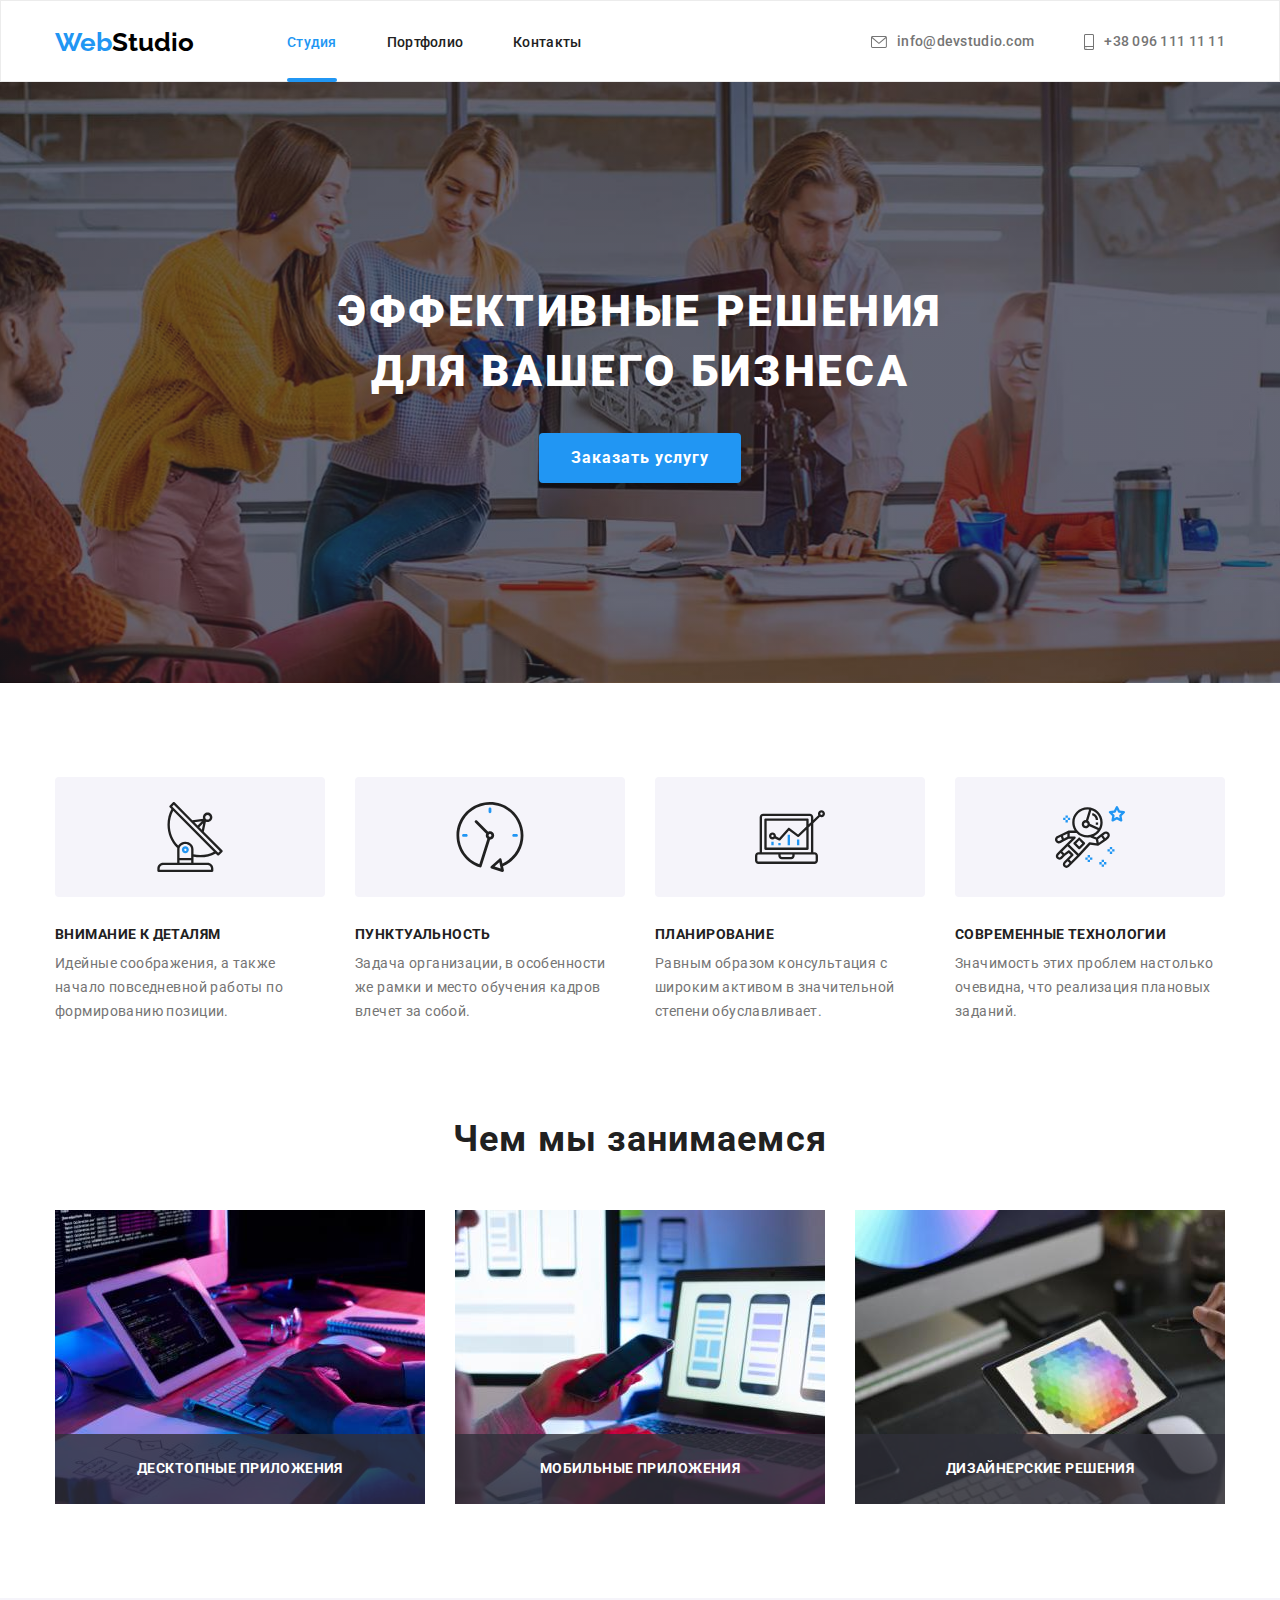
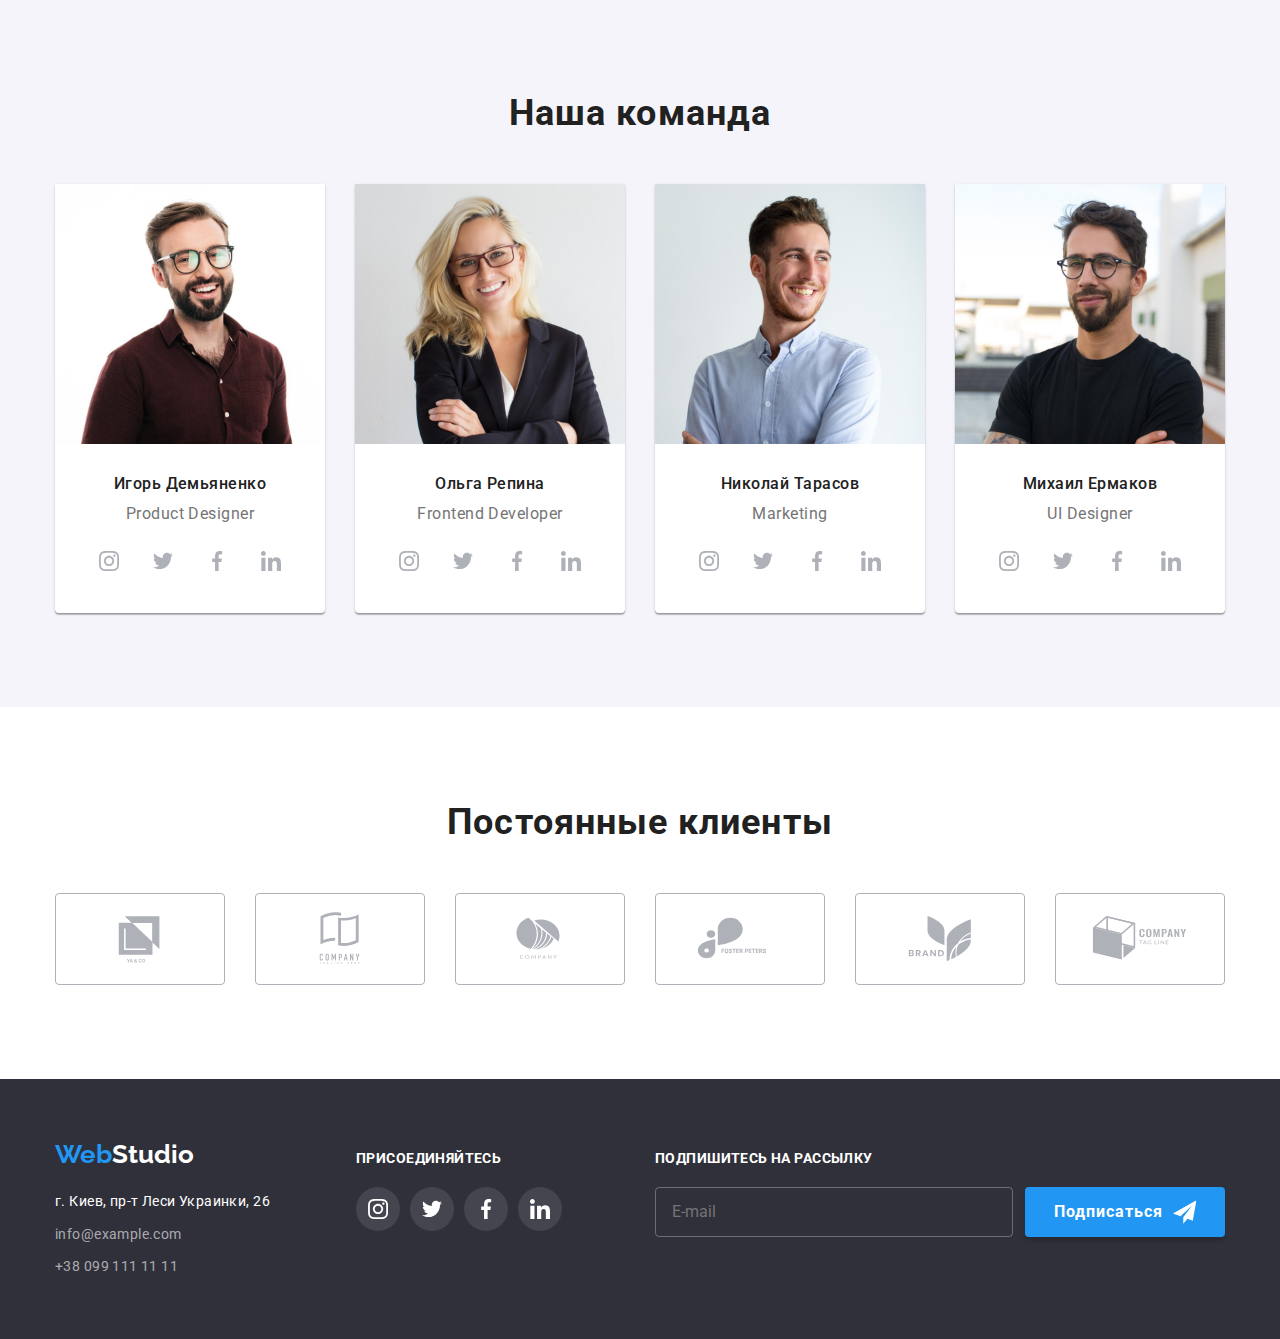
<file: index.html>
<!DOCTYPE html>
<html lang="ru">

<head>
    <meta charset="UTF-8" />
    <meta http-equiv="X-UA-Compatible" content="IE=edge" />
    <meta name="viewport" content="width=device-width, initial-scale=1.0" />

    <link rel="preconnect" href="https://fonts.googleapis.com" />
    <link rel="preconnect" href="https://fonts.gstatic.com" crossorigin />
    <link
        href="https://fonts.googleapis.com/css2?family=Raleway:wght@700&family=Roboto:wght@400;500;700;900&display=swap"
        rel="stylesheet" />
    <link rel="stylesheet"
        href="https://cdnjs.cloudflare.com/ajax/libs/modern-normalize/1.1.0/modern-normalize.min.css" />

    <link rel="stylesheet" href="./css/main.min.css">
    <!-- <link rel="stylesheet" href="./css/styles.css" /> -->
    <title>Web Studio</title>
</head>

<body>
    <header class="header">
        <div class="container header__container">
            <nav class="nav">
                <a class="logo nav__logo" href="./index.html"><span>Web</span>Studio</a>
                <ul class="nav__list">
                    <li class="nav__item">
                        <a class="nav__link nav__link--current" href="./index.html">Студия</a>
                    </li>

                    <li class="nav__item">
                        <a class="nav__link" href="./portfolio.html">Портфолио</a>
                    </li>

                    <li class="nav__item">
                        <a class="nav__link" href="#">Контакты</a>
                    </li>
                </ul>
            </nav>
            <ul class="contacts">
                <li class="contacts__item">
                    <a class="contacts__link" href="mailto:info@devstudio.com">
                        <svg class="contacts__icon" width="16" height="12">
                            <use href="./images/sprite.svg#icon-contact-envelope"></use>
                        </svg>
                        info@devstudio.com
                    </a>
                </li>

                <li class="contacts__item">
                    <a class="contacts__link" href="tel:+380961111111">
                        <svg class="contacts__icon" width="10" height="16">
                            <use href="./images/sprite.svg#icon-contact-smartphone"></use>
                        </svg>
                        +38 096 111 11 11
                    </a>
                </li>
            </ul>
        </div>
    </header>

    <main>
        <section class="hero hero--centered">
            <div class="container">
                <h1 class="hero__title">Эффективные решения для вашего бизнеса</h1>
                <button type="button" class="hero__button" data-modal-open>Заказать услугу</button>
            </div>
        </section>

        <section class="section">
            <div class="container">
                <h2 class="section__title visually-hidden">Наши преимущества</h2>
                <ul class="features">
                    <li class="features__item">
                        <div class="features__block">
                            <svg width="70" height="70">
                                <use href="./images/sprite.svg#icon-feature-antenna">
                                </use>
                            </svg>
                        </div>
                        <h3 class="features__title">Внимание к деталям</h3>
                        <p class="features__text">
                            Идейные соображения, а также начало повседневной работы по
                            формированию позиции.
                        </p>
                    </li>

                    <li class="features__item">
                        <div class="features__block">
                            <svg width="70" height="70">
                                <use href="./images/sprite.svg#icon-feature-clock">
                                </use>
                            </svg>
                        </div>
                        <h3 class="features__title">Пунктуальность</h3>
                        <p class="features__text">
                            Задача организации, в особенности же рамки и место обучения
                            кадров влечет за собой.
                        </p>
                    </li>

                    <li class="features__item">
                        <div class="features__block">
                            <svg width="70" height="70">
                                <use href="./images/sprite.svg#icon-feature-diagram">
                                </use>
                            </svg>
                        </div>
                        <h3 class="features__title">Планирование</h3>
                        <p class="features__text">
                            Равным образом консультация с широким активом в значительной
                            степени обуславливает.
                        </p>
                    </li>

                    <li class="features__item">
                        <div class="features__block">
                            <svg width="70" height="70">
                                <use href="./images/sprite.svg#icon-feature-astronaut">
                                </use>
                            </svg>
                        </div>
                        <h3 class="features__title">Современные технологии</h3>
                        <p class="features__text">
                            Значимость этих проблем настолько очевидна, что реализация
                            плановых заданий.
                        </p>
                    </li>
                </ul>
            </div>
        </section>

        <section class="section section--nopadding-top">
            <div class="container">
                <h2 class="section__title">Чем мы занимаемся</h2>
                <ul class="works">
                    <li class="works__item">
                        <div class="works__thumb">
                            <img src="./images/box-1.jpg" alt="Компьютер" width="370" height="294" />
                            <p class="works__text">Десктопные приложения</p>
                        </div>
                    </li>

                    <li class="works__item">
                        <div class="works__thumb">
                            <img src="./images/box-2.jpg" alt="Телефон" width="370" height="294" />
                            <p class="works__text">Мобильные приложения</p>
                        </div>
                    </li>

                    <li class="works__item">
                        <div class="works__thumb">
                            <img src="./images/box-3.jpg" alt="Планшет" width="370" height="294" />
                            <p class="works__text">Дизайнерские решения</p>
                        </div>
                    </li>
                </ul>
            </div>
        </section>

        <section class="section team__section">
            <div class="container">
                <h2 class="section__title">Наша команда</h2>
                <ul class="team">
                    <li class="teammate">
                        <img src="./images/img-1.jpg" alt="Член команды, мужчина в очках и бордовой футболке"
                            width="270" height="260" />
                        <div class="teammate__card">
                            <h3 class="teammate__title">Игорь Демьяненко</h3>
                            <p class="teammate__text">Product Designer</p>
                            <ul class="social">
                                <li class="social__item">
                                    <a class="social__link" href="https://www.instagram.com" target="_blank"
                                        rel="noopener noreferrer">
                                        <svg class="social__icon" width="20" height="20">
                                            <use href="./images/sprite.svg#icon-instagram"></use>
                                        </svg>
                                    </a>
                                </li>

                                <li class="social__item">
                                    <a class="social__link" href="https://twitter.com" target="_blank"
                                        rel="noopener noreferrer">
                                        <svg class="social__icon" width="20" height="20">
                                            <use href="./images/sprite.svg#icon-twitter"></use>
                                        </svg>
                                    </a>
                                </li>

                                <li class="social__item">
                                    <a class="social__link" href="https://facebook.com" target="_blank"
                                        rel="noopener noreferrer">
                                        <svg class="social__icon" width="20" height="20">
                                            <use href="./images/sprite.svg#icon-facebook"></use>
                                        </svg>
                                    </a>
                                </li>

                                <li class="social__item">
                                    <a class="social__link" href="https://linkedin.com" target="_blank"
                                        rel="noopener noreferrer">
                                        <svg class="social__icon" width="20" height="20">
                                            <use href="./images/sprite.svg#icon-linkedin"></use>
                                        </svg>
                                    </a>
                                </li>
                            </ul>
                        </div>
                    </li>

                    <li class="teammate">
                        <img src="./images/img-2.jpg" alt="Член команды, девушка в очках и деловом костюме" width="270"
                            height="260" />
                        <div class="teammate__card">
                            <h3 class="teammate__title">Ольга Репина</h3>
                            <p class="teammate__text">Frontend Developer</p>
                            <ul class="social">
                                <li class="social__item">
                                    <a class="social__link" href="https://www.instagram.com" target="_blank"
                                        rel="noopener noreferrer">
                                        <svg class="social__icon" width="20" height="20">
                                            <use href="./images/sprite.svg#icon-instagram"></use>
                                        </svg>
                                    </a>
                                </li>

                                <li class="social__item">
                                    <a class="social__link" href="https://twitter.com" target="_blank"
                                        rel="noopener noreferrer">
                                        <svg class="social__icon" width="20" height="20">
                                            <use href="./images/sprite.svg#icon-twitter"></use>
                                        </svg>
                                    </a>
                                </li>

                                <li class="social__item">
                                    <a class="social__link" href="https://facebook.com" target="_blank"
                                        rel="noopener noreferrer">
                                        <svg class="social__icon" width="20" height="20">
                                            <use href="./images/sprite.svg#icon-facebook"></use>
                                        </svg>
                                    </a>
                                </li>

                                <li class="social__item">
                                    <a class="social__link" href="https://linkedin.com" target="_blank"
                                        rel="noopener noreferrer">
                                        <svg class="social__icon" width="20" height="20">
                                            <use href="./images/sprite.svg#icon-linkedin"></use>
                                        </svg>
                                    </a>
                                </li>
                            </ul>
                        </div>
                    </li>

                    <li class="teammate">
                        <img src="./images/img-3.jpg" alt="Член команды, мужчина в голубой футболке" width="270"
                            height="260" />
                        <div class="teammate__card">
                            <h3 class="teammate__title">Николай Тарасов</h3>
                            <p class="teammate__text">Marketing</p>
                            <ul class="social">
                                <li class="social__item">
                                    <a class="social__link" href="https://www.instagram.com" target="_blank"
                                        rel="noopener noreferrer">
                                        <svg class="social__icon" width="20" height="20">
                                            <use href="./images/sprite.svg#icon-instagram"></use>
                                        </svg>
                                    </a>
                                </li>

                                <li class="social__item">
                                    <a class="social__link" href="https://twitter.com" target="_blank"
                                        rel="noopener noreferrer">
                                        <svg class="social__icon" width="20" height="20">
                                            <use href="./images/sprite.svg#icon-twitter"></use>
                                        </svg>
                                    </a>
                                </li>

                                <li class="social__item">
                                    <a class="social__link" href="https://facebook.com" target="_blank"
                                        rel="noopener noreferrer">
                                        <svg class="social__icon" width="20" height="20">
                                            <use href="./images/sprite.svg#icon-facebook"></use>
                                        </svg>
                                    </a>
                                </li>

                                <li class="social__item">
                                    <a class="social__link" href="https://linkedin.com" target="_blank"
                                        rel="noopener noreferrer">
                                        <svg class="social__icon" width="20" height="20">
                                            <use href="./images/sprite.svg#icon-linkedin"></use>
                                        </svg>
                                    </a>
                                </li>
                            </ul>
                        </div>
                    </li>

                    <li class="teammate">
                        <img src="./images/img-4.jpg" alt="Член команды, мужчина в очках и черной футболке" width="270"
                            height="260" />
                        <div class="teammate__card">
                            <h3 class="teammate__title">Михаил Ермаков</h3>
                            <p class="teammate__text">UI Designer</p>
                            <ul class="social">
                                <li class="social__item">
                                    <a class="social__link" href="https://www.instagram.com" target="_blank"
                                        rel="noopener noreferrer">
                                        <svg class="social__icon" width="20" height="20">
                                            <use href="./images/sprite.svg#icon-instagram"></use>
                                        </svg>
                                    </a>
                                </li>

                                <li class="social__item">
                                    <a class="social__link" href="https://twitter.com" target="_blank"
                                        rel="noopener noreferrer">
                                        <svg class="social__icon" width="20" height="20">
                                            <use href="./images/sprite.svg#icon-twitter"></use>
                                        </svg>
                                    </a>
                                </li>

                                <li class="social__item">
                                    <a class="social__link" href="https://facebook.com" target="_blank"
                                        rel="noopener noreferrer">
                                        <svg class="social__icon" width="20" height="20">
                                            <use href="./images/sprite.svg#icon-facebook"></use>
                                        </svg>
                                    </a>
                                </li>

                                <li class="social__item">
                                    <a class="social__link" href="https://linkedin.com" target="_blank"
                                        rel="noopener noreferrer">
                                        <svg class="social__icon" width="20" height="20">
                                            <use href="./images/sprite.svg#icon-linkedin"></use>
                                        </svg>
                                    </a>
                                </li>
                            </ul>
                        </div>
                    </li>
                </ul>
            </div>
        </section>

        <section class="section">
            <div class="container">
                <h2 class="section__title">Постоянные клиенты</h2>
                <ul class="clients">
                    <li class="clients__item">
                        <a class="clients__link" href="#">
                            <svg class="clients__icon" width="106" height="60">
                                <use href="./images/sprite.svg#icon-client-1"></use>
                            </svg>
                        </a>
                    </li>

                    <li class="clients__item">
                        <a class="clients__link" href="#">
                            <svg class="clients__icon" width="106" height="60">
                                <use href="./images/sprite.svg#icon-client-2"></use>
                            </svg>
                        </a>
                    </li>

                    <li class="clients__item">
                        <a class="clients__link" href="#">
                            <svg class="clients__icon" width="106" height="60">
                                <use href="./images/sprite.svg#icon-client-3"></use>
                            </svg>
                        </a>
                    </li>

                    <li class="clients__item">
                        <a class="clients__link" href="#">
                            <svg class="clients__icon" width="106" height="60">
                                <use href="./images/sprite.svg#icon-client-4"></use>
                            </svg>
                        </a>
                    </li>

                    <li class="clients__item">
                        <a class="clients__link" href="#">
                            <svg class="clients__icon" width="106" height="60">
                                <use href="./images/sprite.svg#icon-client-5"></use>
                            </svg>
                        </a>
                    </li>

                    <li class="clients__item">
                        <a class="clients__link" href="#">
                            <svg class="clients__icon" width="106" height="60">
                                <use href="./images/sprite.svg#icon-client-6"></use>
                            </svg>
                        </a>
                    </li>
                </ul>
            </div>
        </section>
    </main>

    <footer class="footer">
        <div class="container footer__container">
            <div class="address-wrap">
                <a href="./index.html" class="logo footer__logo"><span class="logo__span">Web</span>Studio</a>
                <address class="address">
                    <ul class="address__list">
                        <li class="address__item">
                            <a class="address__location" href="https://goo.gl/maps/c1EK1qKSaTVivwzG6">г. Киев, пр-т
                                Леси
                                Украинки, 26</a>
                        </li>

                        <li class="address__item">
                            <a class="address__link" href="mailto:info@example.com ">info@example.com
                            </a>
                        </li>

                        <li class="address__item">
                            <a class="address__link" href="tel:+380991111111">+38 099 111 11 11</a>
                        </li>
                    </ul>
                </address>
            </div>

            <div class="footer-social">
                <p class="footer-social__text">присоединяйтесь</p>
                <ul class="footer-social__list">
                    <li class="footer-social__item">
                        <a class="footer-social__link" href="https://www.instagram.com" target="_blank"
                            rel="noopener noreferrer">
                            <svg class="footer-social__icon" width="20" height="20">
                                <use href="./images/sprite.svg#icon-instagram"></use>
                            </svg>
                        </a>
                    </li>

                    <li class="footer-social__item">
                        <a class="footer-social__link" href="https://twitter.com" target="_blank"
                            rel="noopener noreferrer">
                            <svg class="footer-social__icon" width="20" height="20">
                                <use href="./images/sprite.svg#icon-twitter"></use>
                            </svg>
                        </a>
                    </li>

                    <li class="footer-social__item">
                        <a class="footer-social__link" href="https://facebook.com" target="_blank"
                            rel="noopener noreferrer">
                            <svg class="footer-social__icon" width="20" height="20">
                                <use href="./images/sprite.svg#icon-facebook"></use>
                            </svg>
                        </a>
                    </li>

                    <li class="footer-social__item">
                        <a class="footer-social__link" href="https://linkedin.com" target="_blank"
                            rel="noopener noreferrer">
                            <svg class="footer-social__icon" width="20" height="20">
                                <use href="./images/sprite.svg#icon-linkedin"></use>
                            </svg>
                        </a>
                    </li>
                </ul>
            </div>

            <form class="subscribe-form" action="">
                <p class="subscribe-form__text">Подпишитесь на рассылку</p>
                <div class="subscribe-form__field">
                    <label for="mail"></label>
                    <input class="subscribe-form__input" placeholder="E-mail" type="email" name="mail" id="mail">
                    <button class="subscribe-form__button" type="submit">Подписаться
                        <svg class="subscribe-form__icon" width="24" height="24">
                            <use href="./images/sprite.svg#icon-send"></use>
                        </svg>
                    </button>
                </div>
            </form>
        </div>
    </footer>

    <div class="backdrop is-hidden" data-modal>
        <div class="modal">
            <button class="modal__close-button" type="button" data-modal-close>
                <svg class="modal__icon-close" width="18" height="18">
                    <use href="./images/sprite.svg#icon-close"></use>
                </svg>
            </button>

            <form class="modal__form">
                <p class="modal__text">Оставьте свои данные, мы вам перезвоним</p>
                <label class="modal__label" for="name">Имя
                    <span class="modal__wrap">
                        <input class="modal__input" type="name" name="name" id="name" minlength="3">
                        <svg class="modal__icon-input" width="18" height="18">
                            <use href="./images/sprite.svg#icon-modal-person"></use>
                        </svg>
                    </span>
                </label>

                <label class="modal__label" for="tel">Телефон
                    <span class="modal__wrap">
                        <input class="modal__input" type="tel" name="tel" id="tel">
                        <svg class="modal__icon-input" width="18" height="18">
                            <use href="./images/sprite.svg#icon-modal-phone"></use>
                        </svg>
                    </span>
                </label>

                <label class="modal__label" for="email">Почта
                    <span class="modal__wrap">
                        <input class="modal__input" type="email" name="email" id="email">
                        <svg class="modal__icon-input" width="18" height="18">
                            <use href="./images/sprite.svg#icon-modal-email"></use>
                        </svg>
                    </span>
                </label>

                <label class="modal__label modal__comment-label">Комментарий
                    <textarea class="modal__comment" name="comment" placeholder="Введите текст"></textarea>
                </label>


                <input class="modal__policy-checkbox visually-hidden" type="checkbox" name="policy" id="policy">
                <label class="modal__policy-agreement" for="policy">Соглашаюсь с рассылкой и принимаю&nbsp;<a
                        class="modal__policy-link" href="#">Условия договора</a>
                </label>

                <button class="modal__button" type="submit">Отправить</button>
            </form>
        </div>
    </div>

    <script src="./js/modal.js"></script>
</body>

</html>
</file>
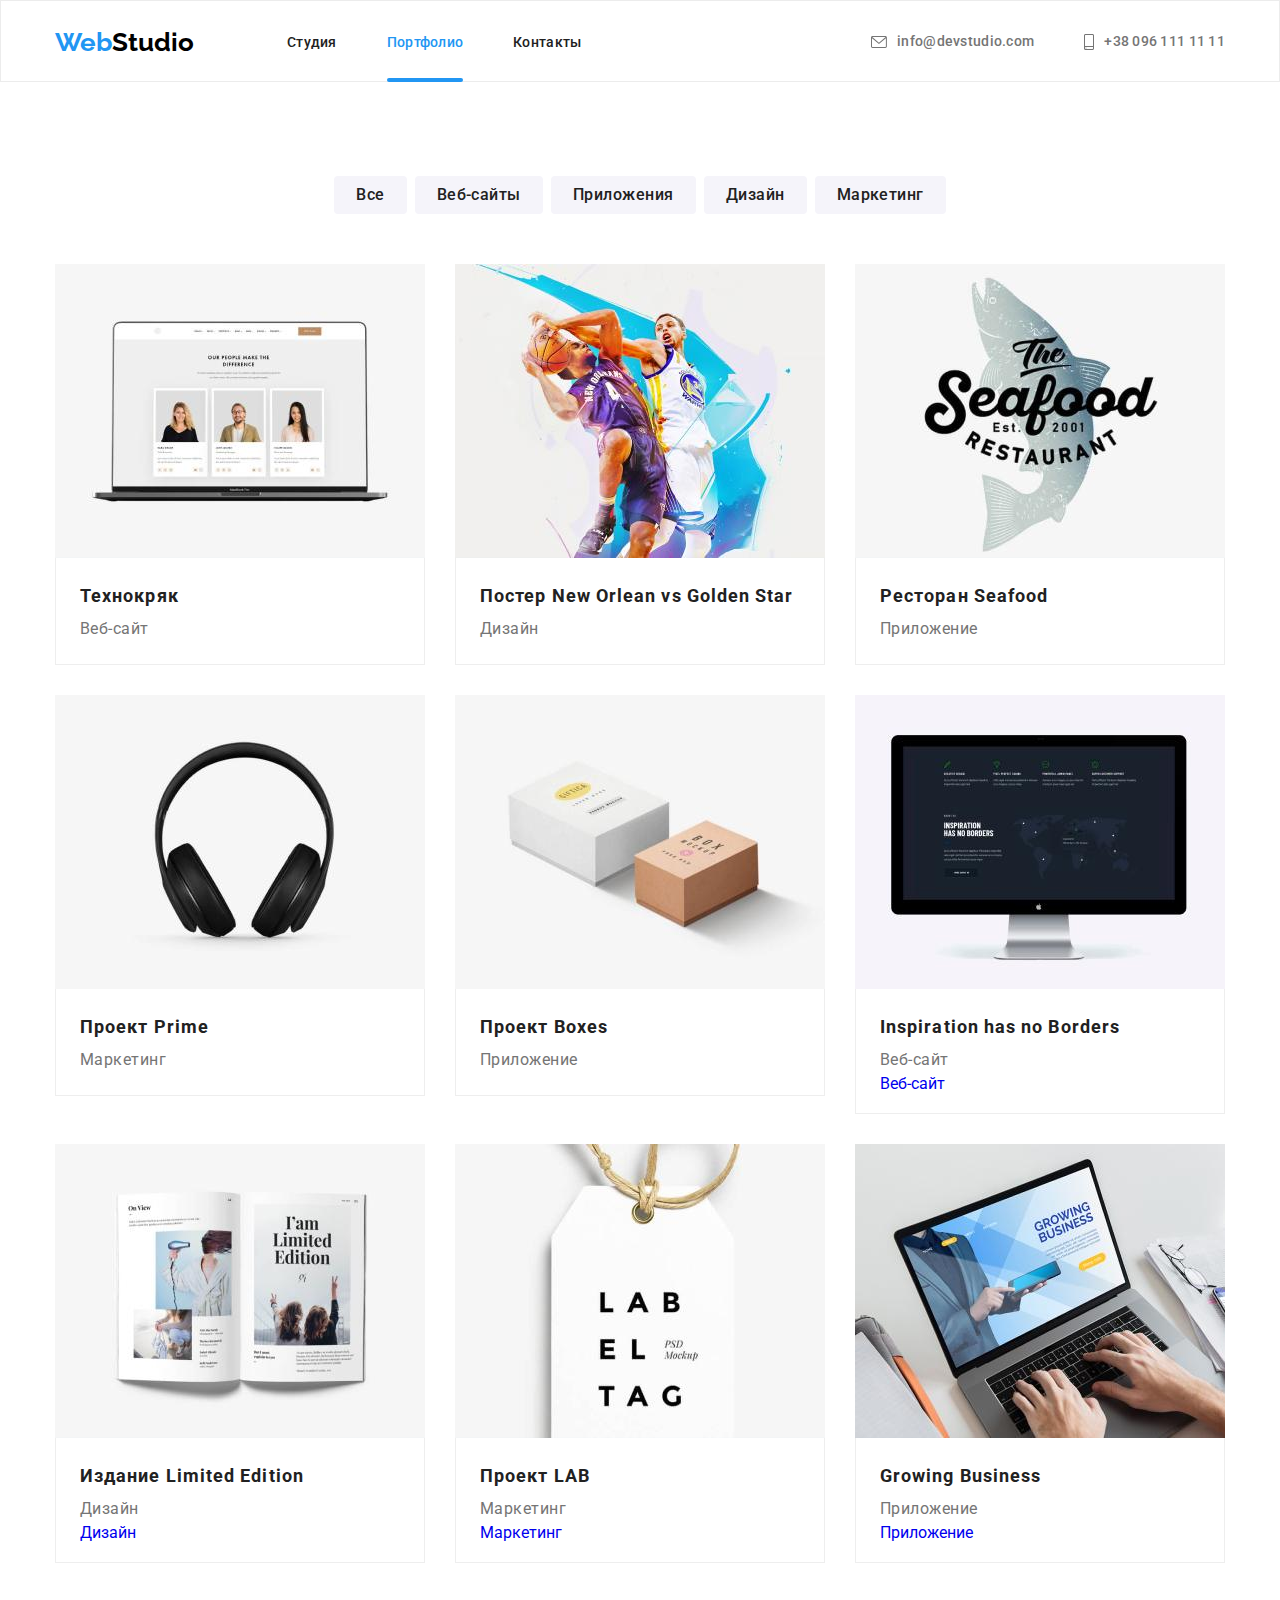
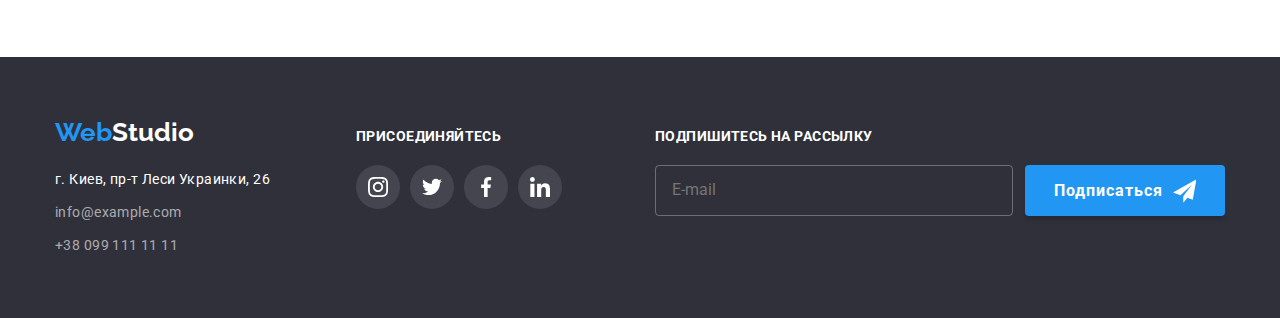
<file: portfolio.html>
<!DOCTYPE html>
<html lang="ru">

<head>
    <meta charset="UTF-8">
    <meta http-equiv="X-UA-Compatible" content="IE=edge">
    <meta name="viewport" content="width=device-width, initial-scale=1.0">

    <link rel="preconnect" href="https://fonts.googleapis.com">
    <link rel="preconnect" href="https://fonts.gstatic.com" crossorigin>
    <link
        href="https://fonts.googleapis.com/css2?family=Raleway:wght@700&family=Roboto:wght@400;500;700;900&display=swap"
        rel="stylesheet">
    <link rel="stylesheet"
        href="https://cdnjs.cloudflare.com/ajax/libs/modern-normalize/1.1.0/modern-normalize.min.css">
    <link rel="stylesheet" href="./css/main.min.css">

    <title>Портфолио</title>
</head>

<body>

    <header class="header">
        <div class="container header__container">
            <nav class="nav">
                <a class="logo nav__logo" href="./index.html"><span>Web</span>Studio</a>
                <ul class="nav__list">
                    <li class="nav__item">
                        <a class="nav__link" href="./index.html">Студия</a>
                    </li>

                    <li class="nav__item">
                        <a class="nav__link nav__link--current" href="./portfolio.html">Портфолио</a>
                    </li>

                    <li class="nav__item">
                        <a class="nav__link" href="#">Контакты</a>
                    </li>
                </ul>
            </nav>
            <ul class="contacts">
                <li class="contacts__item">
                    <a class="contacts__link" href="mailto:info@devstudio.com">
                        <svg class="contacts__icon" width="16" height="12">
                            <use href="./images/sprite.svg#icon-contact-envelope"></use>
                        </svg>
                        info@devstudio.com
                    </a>
                </li>

                <li class="contacts__item">
                    <a class="contacts__link" href="tel:+380961111111">
                        <svg class="contacts__icon" width="10" height="16">
                            <use href="./images/sprite.svg#icon-contact-smartphone"></use>
                        </svg>
                        +38 096 111 11 11
                    </a>
                </li>
            </ul>
        </div>
    </header>

    <main>
        <section class="section">
            <div class="container">
                <h1 class="visually-hidden">Портфолио</h1>
                <ul class="filter">
                    <li class="filter__item">
                        <button class="filter__button" type="button">Все</button>
                    </li>

                    <li class="filter__item">
                        <button class="filter__button" type="button">Веб-сайты</button>
                    </li>

                    <li class="filter__item">
                        <button class="filter__button" type="button">Приложения</button>
                    </li>

                    <li class="filter__item">
                        <button class="filter__button" type="button">Дизайн</button>
                    </li>

                    <li class="filter__item">
                        <button class="filter__button" type="button">Маркетинг</button>
                    </li>
                </ul>

                <ul class="portfolio">
                    <li class="portfolio__item">
                        <a class="portfolio__link" href="#">
                            <div class="portfolio__thumb">
                                <img src="./images/portfolio-01.jpg" alt="Страница сайта на экране ноутбука"
                                    width="370">
                                <p class="portfolio__overlay">Технокряк это современная площадка распространения
                                    коронавируса. Компании
                                    используют эту платформу для цифрового шпионажа и атак на защищённые сервера
                                    конкурентов.</p>
                            </div>
                            <div class="portfolio__card">
                                <h2 class="portfolio__name">Технокряк</h2>
                                <p class="portfolio__text">Веб-сайт</p>
                            </div>
                        </a>
                    </li>

                    <li class="portfolio__item">
                        <a class="portfolio__link" href="#">
                            <div class="portfolio__thumb">
                                <img src="./images/portfolio-02.jpg" alt="Два баскетболиста борятся за мяч" width="370">
                                <p class="portfolio__overlay">Технокряк это современная площадка распространения
                                    коронавируса. Компании
                                    используют эту платформу для цифрового шпионажа и атак на защищённые сервера
                                    конкурентов.</p>
                            </div>
                            <div class="portfolio__card">
                                <h2 class="portfolio__name">Постер New Orlean vs Golden Star</h2>
                                <p class="portfolio__text">Дизайн</p>
                            </div>
                        </a>
                    </li>

                    <li class="portfolio__item">
                        <a class="portfolio__link" href="#">
                            <div class="portfolio__thumb">
                                <img src="./images/portfolio-03.jpg" alt="Логотип ресторана" width="370">
                                <p class="portfolio__overlay">Технокряк это современная площадка распространения
                                    коронавируса. Компании
                                    используют эту платформу для цифрового шпионажа и атак на защищённые сервера
                                    конкурентов.</p>
                            </div>
                            <div class="portfolio__card">
                                <h2 class="portfolio__name">Ресторан Seafood</h2>
                                <p class="portfolio__text">Приложение</p>
                            </div>
                        </a>
                    </li>

                    <li class="portfolio__item">
                        <a class="portfolio__link" href="#">
                            <div class="portfolio__thumb">
                                <img src="./images/portfolio-04.jpg" alt="Наушники" width="370">
                                <p class="portfolio__overlay">Технокряк это современная площадка распространения
                                    коронавируса. Компании
                                    используют эту платформу для цифрового шпионажа и атак на защищённые сервера
                                    конкурентов.</p>
                            </div>
                            <div class="portfolio__card">
                                <h2 class="portfolio__name">Проект Prime</h2>
                                <p class="portfolio__text">Маркетинг</p>
                            </div>
                        </a>
                    </li>

                    <li class="portfolio__item">
                        <a class="portfolio__link" href="#">
                            <div class="portfolio__thumb">
                                <img src="./images/portfolio-05.jpg" alt="Две упаковочные коробки" width="370">
                                <p class="portfolio__overlay">Технокряк это современная площадка распространения
                                    коронавируса. Компании
                                    используют эту платформу для цифрового шпионажа и атак на защищённые сервера
                                    конкурентов.</p>
                            </div>
                            <div class="portfolio__card">
                                <h2 class="portfolio__name">Проект Boxes</h2>
                                <p class="portfolio__text">Приложение</p>
                            </div>
                        </a>
                    </li>

                    <li class="portfolio__item">
                        <a class="portfolio__link" href="#">
                            <div class="portfolio__thumb">
                                <img src="./images/portfolio-06.jpg" alt="Экран компьютера" width="370">
                                <p class="portfolio__overlay">Технокряк это современная площадка распространения
                                    коронавируса. Компании
                                    используют эту платформу для цифрового шпионажа и атак на защищённые сервера
                                    конкурентов.</p>
                            </div>
                            <div class="portfolio__card">
                                <h2 class="portfolio__name">Inspiration has no Borders</h2>
                                <p class="portfolio__text">Веб-сайт</p>
                                <p class="portfolio-description">Веб-сайт</p>
                            </div>
                        </a>
                    </li>

                    <li class="portfolio__item">
                        <a class="portfolio__link" href="#">
                            <div class="portfolio__thumb">
                                <img src="./images/portfolio-07.jpg" alt="Разворот журнала" width="370">
                                <p class="portfolio__overlay">Технокряк это современная площадка распространения
                                    коронавируса. Компании
                                    используют эту платформу для цифрового шпионажа и атак на защищённые сервера
                                    конкурентов.</p>
                            </div>
                            <div class="portfolio__card">
                                <h2 class="portfolio__name">Издание Limited Edition</h2>

                                <p class="portfolio__text">Дизайн</p>
                                <p class="portfolio-description">Дизайн</p>
                            </div>
                        </a>
                    </li>

                    <li class="portfolio__item">
                        <a class="portfolio__link" href="#">
                            <div class="portfolio__thumb">
                                <img src="./images/portfolio-08.jpg" alt="Лейбл товара" width="370">
                                <p class="portfolio__overlay">Технокряк это современная площадка распространения
                                    коронавируса. Компании
                                    используют эту платформу для цифрового шпионажа и атак на защищённые сервера
                                    конкурентов.</p>
                            </div>
                            <div class="portfolio__card">
                                <h2 class="portfolio__name">Проект LAB</h2>
                                <p class="portfolio__text">Маркетинг</p>
                                <p class="portfolio-description">Маркетинг</p>
                            </div>
                        </a>
                    </li>

                    <li class="portfolio__item">
                        <a class="portfolio__link" href="#">
                            <div class="portfolio__thumb">
                                <img src="./images/portfolio-09.jpg" alt="Открытый ноутбук" width="370">
                                <p class="portfolio__overlay">Технокряк это современная площадка распространения
                                    коронавируса. Компании
                                    используют эту платформу для цифрового шпионажа и атак на защищённые сервера
                                    конкурентов.</p>
                            </div>
                            <div class="portfolio__card">
                                <h2 class="portfolio__name">Growing Business</h2>
                                <p class="portfolio__text">Приложение</p>
                                <p class="portfolio-description">Приложение</p>
                            </div>
                        </a>
                    </li>
                </ul>
            </div>
        </section>
    </main>

    <footer class="footer">
        <div class="container footer__container">
            <div class="address-wrap">
                <a href="./index.html" class="logo footer__logo"><span class="logo__span">Web</span>Studio</a>
                <address class="address">
                    <ul class="address__list">
                        <li class="address__item">
                            <a class="address__location" href="https://goo.gl/maps/c1EK1qKSaTVivwzG6">г. Киев, пр-т
                                Леси
                                Украинки, 26</a>
                        </li>

                        <li class="address__item">
                            <a class="address__link" href="mailto:info@example.com ">info@example.com
                            </a>
                        </li>

                        <li class="address__item">
                            <a class="address__link" href="tel:+380991111111">+38 099 111 11 11</a>
                        </li>
                    </ul>
                </address>
            </div>

            <div class="footer-social">
                <p class="footer-social__text">присоединяйтесь</p>
                <ul class="footer-social__list">
                    <li class="footer-social__item">
                        <a class="footer-social__link" href="https://www.instagram.com" target="_blank"
                            rel="noopener noreferrer">
                            <svg class="footer-social__icon" width="20" height="20">
                                <use href="./images/sprite.svg#icon-instagram"></use>
                            </svg>
                        </a>
                    </li>

                    <li class="footer-social__item">
                        <a class="footer-social__link" href="https://twitter.com" target="_blank"
                            rel="noopener noreferrer">
                            <svg class="footer-social__icon" width="20" height="20">
                                <use href="./images/sprite.svg#icon-twitter"></use>
                            </svg>
                        </a>
                    </li>

                    <li class="footer-social__item">
                        <a class="footer-social__link" href="https://facebook.com" target="_blank"
                            rel="noopener noreferrer">
                            <svg class="footer-social__icon" width="20" height="20">
                                <use href="./images/sprite.svg#icon-facebook"></use>
                            </svg>
                        </a>
                    </li>

                    <li class="footer-social__item">
                        <a class="footer-social__link" href="https://linkedin.com" target="_blank"
                            rel="noopener noreferrer">
                            <svg class="footer-social__icon" width="20" height="20">
                                <use href="./images/sprite.svg#icon-linkedin"></use>
                            </svg>
                        </a>
                    </li>
                </ul>
            </div>

            <form class="subscribe-form" action="">
                <p class="subscribe-form__text">Подпишитесь на рассылку</p>
                <div class="subscribe-form__field">
                    <label for="mail"></label>
                    <input class="subscribe-form__input" placeholder="E-mail" type="email" name="mail" id="mail">
                    <button class="subscribe-form__button" type="submit">Подписаться
                        <svg class="subscribe-form__icon" width="24" height="24">
                            <use href="./images/sprite.svg#icon-send"></use>
                        </svg>
                    </button>
                </div>
            </form>
        </div>
    </footer>
</body>

</html>
</file>
<file: css/styles.css>
/* --------------Общие стили--------------- */
/* :root {
    --main-font: 'Roboto', sans-serif;
    --secondary-font: 'Raleway', sans-serif;
    --title-color: #212121;
    --accent-color: #2196F3;
    --text-color: #757575;
    --nav__links-color: #212121;
    --hero-title-color: #ffffff;
    --hero-button-color: #2196F3;
    --hover-focus-button-color: #ffffff;
    --title-color: #212121;
    --bg-color: #2F303A;
    --nav__logo-color: #000000;
    --footer-logo-color: #ffffff;
    --portfolio-button-text-color: #212121;
    --portfolio__item-bg-color: #F5F4FA;
    --bg-secondary-section-color: #F5F4FA;
    --bg-teammate__card: #ffffff;
    --portfolio-border-color: #EEEEEE;
    --section-padding: 94px;
    --section__title-font-weight: 700;
    --button-text-color: #ffffff;
} */

/* h1,
h2,
h3,
p {
    margin: 0;
    padding: 0;
}

ul {
    margin: 0;
    padding: 0;
    list-style: none;
}

a {
    text-decoration: none;
}

body {
    font-family: var(--main-font);
    color: var(--text-color);
}

img {
    display: block;
    width: 100%;
    height: auto;
} */

/* .section {
    padding-top: var(--section-padding);
    padding-bottom: var(--section-padding);
} */

/* .visually-hidden {
    position: absolute;
    white-space: nowrap;
    width: 1px;
    height: 1px;
    overflow: hidden;
    border: 0;
    padding: 0;
    clip: rect(0 0 0 0);
    clip-path: inset(50%);
    margin: -1px;
} */

/* .container {
    margin: 0 auto;
    padding-left: 15px;
    padding-right: 15px;
    width: 1200px;
} */

/* .button {
    font-weight: 700;
    font-size: 16px;
    line-height: 1.87;
    color:var(--button-text-color);
    cursor: pointer;
} */
/* -------------------Header--------------------- */

/* .header {
    padding-top: 26px;
    padding-bottom: 23px;
    border: 1px solid #ECECEC;
}

.header__container {
    display: flex;
}

.nav {
    display: flex;
    align-items: center;
}

.nav__list {
    display: flex;
    margin-right: auto;
}

.nav-item:not(:last-child) {
    margin-right: 50px;
}

.contacts {
    display: flex;
    margin-left: auto;
    align-items: center;
}

.contacts__item:not(:first-child) {
    margin-left: 50px;
}

.contacts__icon {
    margin-right: 10px;
    fill: currentColor;
}

.logo {
    font-family: var(--secondary-font);
    font-weight: 700;
    font-size: 26px;
    line-height: 1.19;
    text-decoration: none;
}

.flex-logo {
    margin-right: 93px;
}

.nav__logo {
    color: var(--nav__logo-color);
}

.nav__logo span {
    color: var(--accent-color);
}

.contacts__link:hover,
.contacts__link:focus,
.nav__link:hover,
.nav__link:focus,
.address__link:hover,
.address__link:focus {
    color: var(--accent-color);
}

.nav__link,
.contacts__link {
    font-weight: 500;
    font-size: 14px;
    line-height: 1.14;
    letter-spacing: 0.02em;
    transition: color var(--animation);
}

.nav__link {
    position: relative;
    color: var(--nav__links-color);
    padding-top: 32px;
    padding-bottom: 32px;
}

.nav__link--current::after {
    content: '';
    position: absolute;
    background-color: var(--accent-color);
    border-radius: 2px;
    width: 100%;
    left: 0;
    bottom: 0;
    height: 4px;
}

.nav__link--current {
    color: var(--accent-color);
}

.contacts__link {
    color: var(--text-color);
    display: flex;
    align-items: center;
} */

/* -----------------hero----------------- */

/* .hero {
    padding-top: 200px;
    padding-bottom: 200px;
    background-color: var(--bg-color);
    text-align: center;
    background-image: linear-gradient(rgba(47, 48, 58, 0.4), rgba(47, 48, 58, 0.4)), url(../images/hero-bg.jpg);
    max-width: 1600px;
    background-size: cover;
    background-repeat: no-repeat;
    background-position: center;
    margin: 0 auto;
}

.hero-title {
    margin-right: auto;
    margin-left: auto;
    margin-bottom: 31px;
    width: 696px;
    font-weight: 900;
    font-size: 44px;
    line-height: 1.36;
    text-align: center;
    letter-spacing: 0.06em;
    text-transform: uppercase;
    color: var(--hero-title-color);
}

.hero__button {
    min-width: 200px;
    padding: 10px 32px;
    font-family: inherit;
    letter-spacing: 0.06em;
    color: var(--button-text-color);
    background-color: var(--hero-button-color);
    box-shadow: 0px 4px 4px rgba(0, 0, 0, 0.15);
    border-radius: 4px;
    border: none;
    transition: background-color var(--animation);
}

.hero__button:hover,
.hero__button:focus {
    background-color: #188CE8;
} */

/* -----------------Наши преимущества----------------- */

/* .section__title {
    margin-bottom: 50px;
    font-weight: 700;
    font-size: 36px;
    line-height: 1.17;
    text-align: center;
    letter-spacing: 0.03em;
    color: var(--title-color);
}

.features {
    display: flex;
}

.features__item:not(:last-child) {
    margin-right: 30px;
}

.feature__block {
    width: 270px;
    height: 120px;
    background-color: #F5F4FA;
    display: flex;
    justify-content: center;
    align-items: center;
    margin-bottom: 30px;
    border-radius: 4px;
}

.features__title {
    margin-bottom: 10px;
    font-weight: 700;
    font-size: 14px;
    line-height: 1.14;
    letter-spacing: 0.03em;
    text-transform: uppercase;
    color: var(--title-color);
}

.features__text {
    font-size: 14px;
    line-height: 1.71;
    letter-spacing: 0.03em;
} */

/* -----------------Чем мы занимаемся----------------- */

/* .section.works {
    padding-top: 0;
}

.works__list {
    display: flex;
}

.works__item:not(:last-child) {
    margin-right: 30px;
}

.works__thumb {
    position: relative;
}

.works__text {
    position: absolute;
    bottom: 0;
    width: 100%;
    height: 70px;
    font-weight: 700;
    font-size: 14px;
    line-height: 1.14;
    display: flex;
    justify-content: center;
    align-items: center;
    letter-spacing: 0.03em;
    text-transform: uppercase;

    color: #FFFFFF;

    background-color: rgba(47, 48, 58, 0.8);
} */

/* ---------------------Наша команда----------------------- */

/* .team__section {
    background-color: var(--bg-secondary-section-color);
}

.team {
    display: flex;
}

.teammate:not(:last-child) {
    margin-right: 30px;
}

.teammate {
    background-color: var(--bg-teammate__card);
    border-radius: 0px 0px 4px 4px;
    box-shadow: 0px 1px 3px rgba(0, 0, 0, 0.12),
        0px 1px 1px rgba(0, 0, 0, 0.14),
        0px 2px 1px rgba(0, 0, 0, 0.2);
}

.teammate__card {
    padding-top: 30px;
    padding-bottom: 30px;
}

.teammate__title,
.teammate__text {
    font-size: 16px;
    line-height: 1.19;
    text-align: center;
    letter-spacing: 0.03em;
    color: var(--text-color);
}

.teammate__title {
    font-weight: 500;
    color: var(--title-color);
}

.teammate__text {
    margin-top: 10px;
}

.social {
    display: flex;
    justify-content: center;
    margin-top: 16px;
}

.social__item {
    width: 44px;
    height: 44px;
}

.social__item:not(:last-child) {
    margin-right: 10px;
} */

/* .social__link {
    display: flex;
    width: 100%;
    height: 100%;
    justify-content: center;
    align-items: center;
    border-radius: 50%;
    transition: background-color var(--animation);
}

.social__icon {
    fill: #AFB1B8;
    transition: fill var(--animation);
}

.social__link:hover,
.social__link:focus {
    background-color: var(--accent-color);
    width: 44px;
    height: 44px;
    border-radius: 50%;
}

.social__link:hover .social__icon,
.social__link:focus .social__icon {
    fill: #ffffff;
} */

/* ------------Наши клиенты------------ */

/* .clients {
    display: flex;
}

.clients__icon {
    fill: #afb1b8;
    transition: fill var(--animation);
}

.clients__item {
    width: 170px;
    height: 92px;
}

.clients__item:not(:last-child) {
    margin-right: 30px;
}

.clients__link {
    display: flex;
    width: 100%;
    height: 100%;
    border: 1px solid #afb1b8;
    border-radius: 4px;
    justify-content: center;
    align-items: center;
    transition: border-color var(--animation);
}

.clients__link:hover .clients__icon,
.clients__link:focus .clients__icon {
    fill: #2196F3;
}

.clients__link:hover,
.clients__link:focus {
    border-color: #2196F3;
} */

/* --------------------Footer----------------------- */

/* .footer {
    padding: 60px 0;
    background-color: var(--bg-color);
}

.address-wrap {
    flex-grow: 1;
}

.footer__logo {
    display: block;
    margin-bottom: 20px;
    color: var(--footer-logo-color);
}

.footer__logo span {
    color: var(--accent-color);
}

.address {
    font-style: inherit;
    font-weight: 400;
    font-size: 14px;
    line-height: 1.71;
    letter-spacing: 0.03em;
}

.address__item:not(:last-child) {
    margin-bottom: 9px;
}

.address__link {
    color: rgba(255, 255, 255, 0.6);
    transition: color var(--animation);
}

.address .address__location {
    color: #ffffff;
}

.footer-social__text {
    font-weight: 700;
    font-size: 14px;
    line-height: 1.14;
    letter-spacing: 0.03em;
    text-transform: uppercase;
    color: #FFFFFF;
}

.footer-social {
    margin-left: 70px;
}

.footer-social__list {
    margin-top: 20px;
    display: flex;
    justify-content: center;
}

.footer-social__item {
    width: 44px;
    height: 44px;
}

.footer-social__item:not(:last-child) {
    margin-right: 10px;
}

.footer-social__link {
    width: 100%;
    height: 100%;
    background-color: rgba(255, 255, 255, 0.1);
    border-radius: 50%;
    display: flex;
    justify-content: center;
    align-items: center;
    transition: background-color var(--animation);
}

.footer-social__link:hover,
.footer-social__link:focus {
    background-color: var(--accent-color);
}

.footer-social__icon {
    fill: #ffffff;
    transition: fill var(--animation);
}

.footer__container {
    display: flex;
    align-items: baseline;
}

.subscribe-form {
    width: 570px;
    margin-left: 93px;
}

.subscribe-form__text {
    margin-bottom: 20px;
    font-weight: bold;
    font-size: 14px;
    line-height: 1.14;
    letter-spacing: 0.03em;
    text-transform: uppercase;
    color: #FFFFFF;
}

.subscribe-form__field {
    display: flex;
}

.subscribe-form__input {
    margin-right: 12px;
    padding: 15px 16px;
    background-color: transparent;
    border: 1px solid rgba(255, 255, 255, 0.3);
    border-radius: 4px;
    flex-grow: 1;
    color: #FFFFFF;
}

.subscribe-form__button {
    width: 200px;
    display: flex;
    align-items: center;
    text-align: center;
    letter-spacing: 0.06em;
    color: var(--button-text-color);
    padding: 10px 29px;
    border: none;
    background-color: var(--accent-color);
    box-shadow: 0px 4px 4px rgba(0, 0, 0, 0.15);
    border-radius: 4px;
}

.subscribe-form__icon {
    fill: #ffffff;
    margin-left: 10px;
} */

/* -------------------Портфолио------------------- */

/* .filter {
    display: flex;
    margin-bottom: 50px;
    justify-content: center;
}

.filter .filter__button {
    padding: 6px 22px;
    font-family: inherit;
    font-weight: 500;
    font-size: 16px;
    line-height: 1.63;
    text-align: center;
    letter-spacing: 0.03em;
    color: var(--portfolio-button-text-color);
    background-color: var(--portfolio__item-bg-color);
    border: none;
    cursor: pointer;
    border-radius: 4px;
    transition: color var(--animation),
        background-color var(--animation),
        box-shadow var(--animation);
}

.portfolio__item:not(:last-child) {
    margin-right: 8px;
} */

/* -------------------Наши работы-------------------- */
/* 
.portfolio {
    display: flex;
    flex-wrap: wrap;
    margin-left: -30px;
    margin-top: -30px;
}

.portfolio__item {
    margin-left: 30px;
    margin-top: 30px;
    flex-basis: calc(100% / 3 - 30px);
}

.portfolio__link {
    display: flex;
    flex-wrap: wrap;
    transition: background-color var(--animation),
        box-shadow var(--animation);
}

.portfolio__link:hover,
.portfolio__link:focus {
    box-shadow: 0px 1px 1px rgba(0, 0, 0, 0.12),
        0px 4px 4px rgba(0, 0, 0, 0.06),
        1px 4px 6px rgba(0, 0, 0, 0.16);
}


.filter .filter__button:hover,
.filter .filter__button:focus,
.filter .filter__button:active {
    color: var(--hover-focus-button-color);
    background: var(--accent-color);
    box-shadow: 0px 3px 1px rgba(0, 0, 0, 0.1),
        0px 1px 2px rgba(0, 0, 0, 0.08),
        0px 2px 2px rgba(0, 0, 0, 0.12);
}

.portfolio__card {
    width: 100%;
    padding: 20px 24px;
    border-right: 1px solid var(--portfolio-border-color);
    border-bottom: 1px solid var(--portfolio-border-color);
    border-left: 1px solid var(--portfolio-border-color);
}

.portfolio .portfolio__name {
    font-weight: 700;
    font-size: 18px;
    line-height: 2;
    letter-spacing: 0.06em;
    color: var(--title-color);
}

<<<<<<< HEAD
.portfolio .portfolio__text {
=======
.portfolio__list .portfolio-description {
>>>>>>> bcd91f200c8c83716fba731b869860ccc909d9ef
    font-size: 16px;
    line-height: 1.87;
    letter-spacing: 0.03em;
    color: var(--text-color);
}


.portfolio__thumb {
    position: relative;
    overflow: hidden;
}

.portfolio__overlay {
    padding: 63px 24px;
    position: absolute;
    left: 0;
    top: 0;
    font-weight: normal;
    font-size: 18px;
    line-height: 1.56;
    letter-spacing: 0.03em;
    color: #FFFFFF;
    width: 100%;
    height: 100%;
    background-color: rgba(33, 150, 243, 0.9);
    transform: translateY(100%);

}

.portfolio__link:hover .portfolio__overlay {
    transform: translateY(0);
} */


/* ------modal------- */
/* .backdrop {
    width: 100vw;
    height: 100vh;
    background-color: rgba(0, 0, 0, 0.2);
    position: fixed;
    top: 0;
    transition: opacity var(--animation),
        visibility var(--animation);
}

.modal {
    position: absolute;
    top: 50%;
    left: 50%;
    transform: translate(-50%, -50%);
    width: 528px;
    min-height: 580px;
    background-color: #ffffff;
    border-radius: 4px;
}

.backdrop.is-hidden {
    visibility: hidden;
    opacity: 0;
    pointer-events: none;
}

.modal__close-button {
    width: 30px;
    height: 30px;
    border: 1px solid rgba(0, 0, 0, 0.1);
    background-color: transparent;
    border-radius: 50%;
    position: absolute;
    top: 8px;
    right: 8px;
    display: flex;
    justify-content: center;
    align-items: center;
}

.modal__icon-close {
    transition: fill var(--animation);
}

.modal__close-button:hover .modal__icon-close {
    fill: #2196F3;
}

.modal__form {
    padding: 40px;
    display: flex;
    flex-direction: column;
}

.modal__text {
    margin-bottom: 12px;
    font-weight: 700;
    font-size: 20px;
    line-height: 1.15;
    text-align: center;
    letter-spacing: 0.03em;
    color: #212121;
}

.modal__input {
    padding: 11px 12px 11px 42px;
    width: 100%;
    border: 1px solid rgba(33, 33, 33, 0.2);
    border-radius: 4px;
    transition: border-color var(--animation);
}

.modal__input:focus {
    outline: none;
    border-color: #2196F3;
}

.modal__input:focus + .modal__icon-input {
    fill: #2196F3;
}
/* .modal__input:not(:last-child) {
    margin-bottom: 10px;
} */

/* .modal__label {
    font-weight: normal;
    display: block;
    font-size: 12px;
    line-height: 1.17;
    letter-spacing: 0.01em;
    color: #757575;
}

.modal__wrap {
    margin-top: 4px;
}

.modal__label:not(:last-child) {
    margin-bottom: 10px;
}

.modal__label.modal__comment {
    margin-bottom: 20px;
}

.modal__wrap {
    display: block;
    position: relative;
}

.modal__icon-input {
    position: absolute;
    top: 0;
    left: 12px;
    transform: translateY(50%);
    transition: fill var(--animation);
}

.modal__comment {
    padding: 12px 16px;
    display: block;
    resize: none;
    width: 100%;
    height: 120px;
    border: 1px solid rgba(33, 33, 33, 0.2);
    border-radius: 4px;
    margin-top: 4px;
    transition: border-color var(--animation);
}

.modal__comment:focus {
    outline: none;
    border-color: #2196F3;
}

.modal__button {
    padding: 10px 55px;
    min-width: 200px;
    letter-spacing: 0.06em;
    color: var(--button-text-color);
    background-color: #2196F3;
    box-shadow: 0px 4px 4px rgba(0, 0, 0, 0.15);
    border-radius: 4px;
    border: none;
    align-self: center;
    transition: background-color var(--animation);
}

.modal__button:hover,
.modal__button:focus {
    background-color: #188CE8;
}

.modal__policy-link {
    text-decoration-line: underline;
    color: #2196F3;
}

.modal__policy-agreement {
    font-weight: 400;
    font-size: 14px;
    line-height: 1.71;
    letter-spacing: 0.03em;
    color: #757575;

    display: flex;
    justify-content: center;
    align-items: center;

    margin-bottom: 30px;
}

.modal__policy-agreement::before {
    content: '';
    display: block;
    width: 16px;
    height: 15px;
    border: 2px solid #212121;
    border-radius: 2px;
    cursor: pointer;
    margin-right: 10px;
}

.modal__policy-checkbox:checked + .modal__policy-
agreement::before {
    background-image: url(../images/icon-check.svg);
    background-repeat: no-repeat;
    background-position: center;
    background-size: cover;
    border-radius: 2px;
    border: none;
} */
</file>
<file: css/main.min.css>
:root{--main-font: 'Roboto', sans-serif;--secondary-font: 'Raleway', sans-serif;--title-color: #212121;--accent-color: #2196F3;--text-color: #757575;--nav-links-color: #212121;--hero-title-color: #ffffff;--hero-button-color: #2196F3;--hover-focus-button-color: #ffffff;--title-color: #212121;--bg-color: #2F303A;--nav-logo-color: #000000;--footer-logo-color: #ffffff;--portfolio-button-text-color: #212121;--portfolio__item-bg-color: #F5F4FA;--bg-secondary-section-color: #F5F4FA;--bg-teammate__card: #ffffff;--portfolio-border-color: #EEEEEE;--section-padding: 94px;--section__title-font-weight: 700;--button-text-color: #ffffff;--features-background-color: #F5F4FA;--clients-color: #afb1b8;--animation: 250ms cubic-bezier(0.4, 0, 0.2, 1)}.visually-hidden{position:absolute;white-space:nowrap;width:1px;height:1px;overflow:hidden;border:0;padding:0;clip:rect(0 0 0 0);clip-path:inset(50%);margin:-1px}.container{margin:0 auto;padding-left:15px;padding-right:15px;width:1200px}.section{padding-top:var(--section-padding);padding-bottom:var(--section-padding)}.modal__button,.hero__button,.subscribe-form__button{font-weight:700;font-size:16px;line-height:1.87;color:var(--button-text-color);cursor:pointer}.backdrop{width:100vw;height:100vh;background-color:rgba(0,0,0,0.2);position:fixed;top:0;transition:opacity var(--animation),visibility var(--animation)}.backdrop.is-hidden{visibility:hidden;opacity:0;pointer-events:none}.modal{position:absolute;top:50%;left:50%;transform:translate(-50%, -50%);width:528px;min-height:580px;background-color:#ffffff;border-radius:4px}.modal__close-button{width:30px;height:30px;border:1px solid rgba(0,0,0,0.1);background-color:transparent;border-radius:50%;position:absolute;top:8px;right:8px;display:flex;justify-content:center;align-items:center;cursor:pointer}.modal__icon-close{transition:fill var(--animation)}.modal__close-button:hover .modal__icon-close{fill:#2196F3}.modal__form{padding:40px;display:flex;flex-direction:column}.modal__text{margin-bottom:12px;font-weight:700;font-size:20px;line-height:1.15;text-align:center;letter-spacing:0.03em;color:#212121}.modal__input{padding:11px 12px 11px 42px;width:100%;border:1px solid rgba(33,33,33,0.2);border-radius:4px;transition:border-color var(--animation)}.modal__input:focus{outline:none;border-color:#2196F3}.modal__input:focus+.modal__icon-input{fill:#2196F3}.modal__label{font-weight:normal;display:block;font-size:12px;line-height:1.17;letter-spacing:0.01em;color:#757575}.modal__label:not(:last-child){margin-bottom:10px}.modal__label.modal__comment-label{margin-bottom:20px}.modal__wrap{display:block;position:relative;margin-top:4px}.modal__icon-input{position:absolute;top:0;left:12px;transform:translateY(50%);transition:fill var(--animation)}.modal__comment{padding:12px 16px;display:block;resize:none;width:100%;height:120px;border:1px solid rgba(33,33,33,0.2);border-radius:4px;margin-top:4px;transition:border-color var(--animation)}.modal__comment:focus{outline:none;border-color:#2196F3}.modal__policy-link{text-decoration-line:underline;color:#2196F3}.modal__policy-agreement{font-weight:400;font-size:14px;line-height:1.71;letter-spacing:0.03em;color:#757575;display:flex;justify-content:center;align-items:center;margin-bottom:30px}.modal__policy-agreement::before{content:'';display:block;width:16px;height:15px;border:2px solid #212121;border-radius:2px;cursor:pointer;margin-right:10px}.modal__policy-checkbox:checked+.modal__policy-agreement::before{background-image:url(../images/icon-check.svg);background-repeat:no-repeat;background-position:center;background-size:cover;border-radius:2px;border:none}.modal__button{padding:10px 55px;min-width:200px;letter-spacing:0.06em;color:var(--button-text-color);background-color:#2196F3;box-shadow:0px 4px 4px rgba(0,0,0,0.15);border-radius:4px;border:none;align-self:center;transition:background-color var(--animation)}.modal__button:hover,.modal__button:focus{background-color:#188CE8}.section__title{margin-bottom:50px;font-weight:700;font-size:36px;line-height:1.17;text-align:center;letter-spacing:0.03em;color:var(--title-color)}h1,h2,h3,p{margin:0}ul{margin:0;padding:0;list-style:none}a{text-decoration:none}body{font-family:var(--main-font);color:var(--text-color)}img{display:block;max-width:100%;height:auto}.header{padding-top:26px;padding-bottom:23px;border:1px solid #ECECEC}.header__container{display:flex}.nav{display:flex;align-items:center}.nav__list{display:flex;margin-right:auto}.nav__item:not(:last-child){margin-right:50px}.contacts{display:flex;margin-left:auto;align-items:center}.contacts__item:not(:first-child){margin-left:50px}.contacts__icon{margin-right:10px;fill:currentColor}.logo{font-family:var(--secondary-font);font-weight:700;font-size:26px;line-height:1.19;text-decoration:none}.nav__logo{color:var(--nav-logo-color);margin-right:93px}.nav__logo span{color:var(--accent-color)}.nav__link,.contacts__link{font-weight:500;font-size:14px;line-height:1.14;letter-spacing:0.02em;transition:color var(--animation)}.nav__link{position:relative;color:var(--nav-links-color);padding-top:32px;padding-bottom:32px}.nav__link:hover,.nav__link:focus{color:var(--accent-color)}.nav__link--current{color:var(--accent-color)}.nav__link--current::after{content:'';position:absolute;background-color:var(--accent-color);border-radius:2px;width:100%;left:0;bottom:0;height:4px}.contacts__link{color:var(--text-color);display:flex;align-items:center}.contacts__link:hover,.contacts__link:focus{color:var(--accent-color)}.hero{padding-top:200px;padding-bottom:200px;background-color:var(--bg-color);text-align:center;background-image:linear-gradient(rgba(47,48,58,0.4), rgba(47,48,58,0.4)),url(../images/hero-bg.jpg);max-width:1600px;background-size:cover;background-repeat:no-repeat;background-position:center}.hero--centered{margin:0 auto}.hero__title{width:696px;font-weight:900;font-size:44px;line-height:1.36;text-align:center;letter-spacing:0.06em;text-transform:uppercase;color:var(--hero-title-color);margin-right:auto;margin-left:auto;margin-bottom:31px}.hero__button{min-width:200px;padding:10px 32px;font-family:inherit;letter-spacing:0.06em;color:var(--button-text-color);background-color:var(--hero-button-color);box-shadow:0px 4px 4px rgba(0,0,0,0.15);border-radius:4px;border:none;transition:background-color var(--animation)}.hero__button:hover,.hero__button:focus{background-color:#188CE8}.features{display:flex}.features__item:not(:last-child){margin-right:30px}.features__block{width:270px;height:120px;background-color:var(--features-background-color);display:flex;justify-content:center;align-items:center;margin-bottom:30px;border-radius:4px}.features__title{margin-bottom:10px;font-weight:700;font-size:14px;line-height:1.14;letter-spacing:0.03em;text-transform:uppercase;color:var(--title-color)}.features__text{font-size:14px;line-height:1.71;letter-spacing:0.03em}.section--nopadding-top{padding-top:0}.works{display:flex}.works__item:not(:last-child){margin-right:30px}.works__thumb{position:relative}.works__text{position:absolute;bottom:0;width:100%;height:70px;font-weight:700;font-size:14px;line-height:1.14;display:flex;justify-content:center;align-items:center;letter-spacing:0.03em;text-transform:uppercase;color:#FFFFFF;background-color:rgba(47,48,58,0.8)}.team__section{background-color:var(--bg-secondary-section-color)}.team{display:flex}.teammate:not(:last-child){margin-right:30px}.teammate{background-color:var(--bg-teammate__card);border-radius:0px 0px 4px 4px;box-shadow:0px 1px 3px rgba(0,0,0,0.12),0px 1px 1px rgba(0,0,0,0.14),0px 2px 1px rgba(0,0,0,0.2)}.teammate__card{padding-top:30px;padding-bottom:30px}.teammate__title,.teammate__text{font-size:16px;line-height:1.19;text-align:center;letter-spacing:0.03em;color:var(--text-color)}.teammate__title{font-weight:500;color:var(--title-color)}.teammate__text{margin-top:10px}.social{display:flex;justify-content:center;margin-top:16px}.social__item{width:44px;height:44px}.social__item:not(:last-child){margin-right:10px}.social__link{display:flex;width:100%;height:100%;justify-content:center;align-items:center;border-radius:50%;transition:background-color var(--animation)}.social__link:hover,.social__link:focus{background-color:var(--accent-color);width:44px;height:44px;border-radius:50%}.social__icon{fill:#AFB1B8;transition:fill var(--animation)}.social__link:hover .social__icon,.social__link:focus .social__icon{fill:#ffffff}.clients{display:flex}.clients__item{width:170px;height:92px}.clients__item:not(:last-child){margin-right:30px}.clients__link{display:flex;width:100%;height:100%;border:1px solid var(--clients-color);border-radius:4px;justify-content:center;align-items:center;transition:border-color var(--animation)}.clients__link:hover,.clients__link:focus{border-color:var(--accent-color)}.clients__icon{fill:var(--clients-color);transition:fill var(--animation)}.clients__link:hover .clients__icon,.clients__link:focus .clients__icon{fill:var(--accent-color)}.footer{padding:60px 0;background-color:var(--bg-color)}.footer__container{display:flex;align-items:baseline}.address-wrap{flex-grow:1}.footer__logo{display:block;margin-bottom:20px;color:var(--footer-logo-color)}.footer__logo span{color:var(--accent-color)}.address{font-style:inherit;font-weight:400;font-size:14px;line-height:1.71;letter-spacing:0.03em}.address__item:not(:last-child){margin-bottom:9px}.address__link{color:rgba(255,255,255,0.6);transition:color var(--animation)}.address__link:hover,.address__link:focus{color:var(--accent-color)}.address__location{color:#ffffff}.footer-social{margin-left:70px}.footer-social__text{font-weight:700;font-size:14px;line-height:1.14;letter-spacing:0.03em;text-transform:uppercase;color:#FFFFFF}.footer-social__list{margin-top:20px;display:flex;justify-content:center}.footer-social__item{width:44px;height:44px}.footer-social__item:not(:last-child){margin-right:10px}.footer-social__link{width:100%;height:100%;background-color:rgba(255,255,255,0.1);border-radius:50%;display:flex;justify-content:center;align-items:center;transition:background-color var(--animation)}.footer-social__link:hover,.footer-social__link:focus{background-color:var(--accent-color)}.footer-social__icon{fill:#ffffff;transition:fill var(--animation)}.subscribe-form{width:570px;margin-left:93px}.subscribe-form__text{margin-bottom:20px;font-weight:bold;font-size:14px;line-height:1.14;letter-spacing:0.03em;text-transform:uppercase;color:#FFFFFF}.subscribe-form__field{display:flex}.subscribe-form__input{margin-right:12px;padding:15px 16px;background-color:transparent;border:1px solid rgba(255,255,255,0.3);border-radius:4px;flex-grow:1;color:#FFFFFF}.subscribe-form__button{width:200px;display:flex;align-items:center;text-align:center;letter-spacing:0.06em;color:var(--button-text-color);padding:10px 29px;border:none;background-color:var(--accent-color);box-shadow:0px 4px 4px rgba(0,0,0,0.15);border-radius:4px}.subscribe-form__icon{fill:#ffffff;margin-left:10px}.filter{display:flex;margin-bottom:50px;justify-content:center}.filter__item:not(:last-child){margin-right:8px}.filter__button{padding:6px 22px;font-family:inherit;font-weight:500;font-size:16px;line-height:1.63;text-align:center;letter-spacing:0.03em;color:var(--portfolio-button-text-color);background-color:var(--portfolio__item-bg-color);border:none;cursor:pointer;border-radius:4px;transition:color var(--animation),background-color var(--animation),box-shadow var(--animation)}.filter__button:hover,.filter__button:focus,.filter__button:active{color:var(--hover-focus-button-color);background:var(--accent-color);box-shadow:0px 3px 1px rgba(0,0,0,0.1),0px 1px 2px rgba(0,0,0,0.08),0px 2px 2px rgba(0,0,0,0.12)}.portfolio{display:flex;flex-wrap:wrap;margin-left:-30px;margin-top:-30px}.portfolio__item{margin-left:30px;margin-top:30px;flex-basis:calc(100% / 3 - 30px)}.portfolio__link{display:flex;flex-wrap:wrap;transition:background-color var(--animation),box-shadow var(--animation)}.portfolio__link:hover,.portfolio__link:focus{box-shadow:0px 1px 1px rgba(0,0,0,0.12),0px 4px 4px rgba(0,0,0,0.06),1px 4px 6px rgba(0,0,0,0.16)}.portfolio__card{width:100%;padding:20px 24px;border-right:1px solid var(--portfolio-border-color);border-bottom:1px solid var(--portfolio-border-color);border-left:1px solid var(--portfolio-border-color)}.portfolio__name{font-weight:700;font-size:18px;line-height:2;letter-spacing:0.06em;color:var(--title-color)}.portfolio__text{font-size:16px;line-height:1.87;letter-spacing:0.03em;color:var(--text-color)}.portfolio__thumb{position:relative;overflow:hidden}.portfolio__overlay{padding:63px 24px;position:absolute;left:0;top:0;font-weight:normal;font-size:18px;line-height:1.56;letter-spacing:0.03em;color:#FFFFFF;width:100%;height:100%;background-color:rgba(33,150,243,0.9);transform:translateY(100%);transition:transform var(--animation)}.portfolio__link:hover .portfolio__overlay{transform:translateY(0)}
/*# sourceMappingURL=main.min.css.map */
</file>
